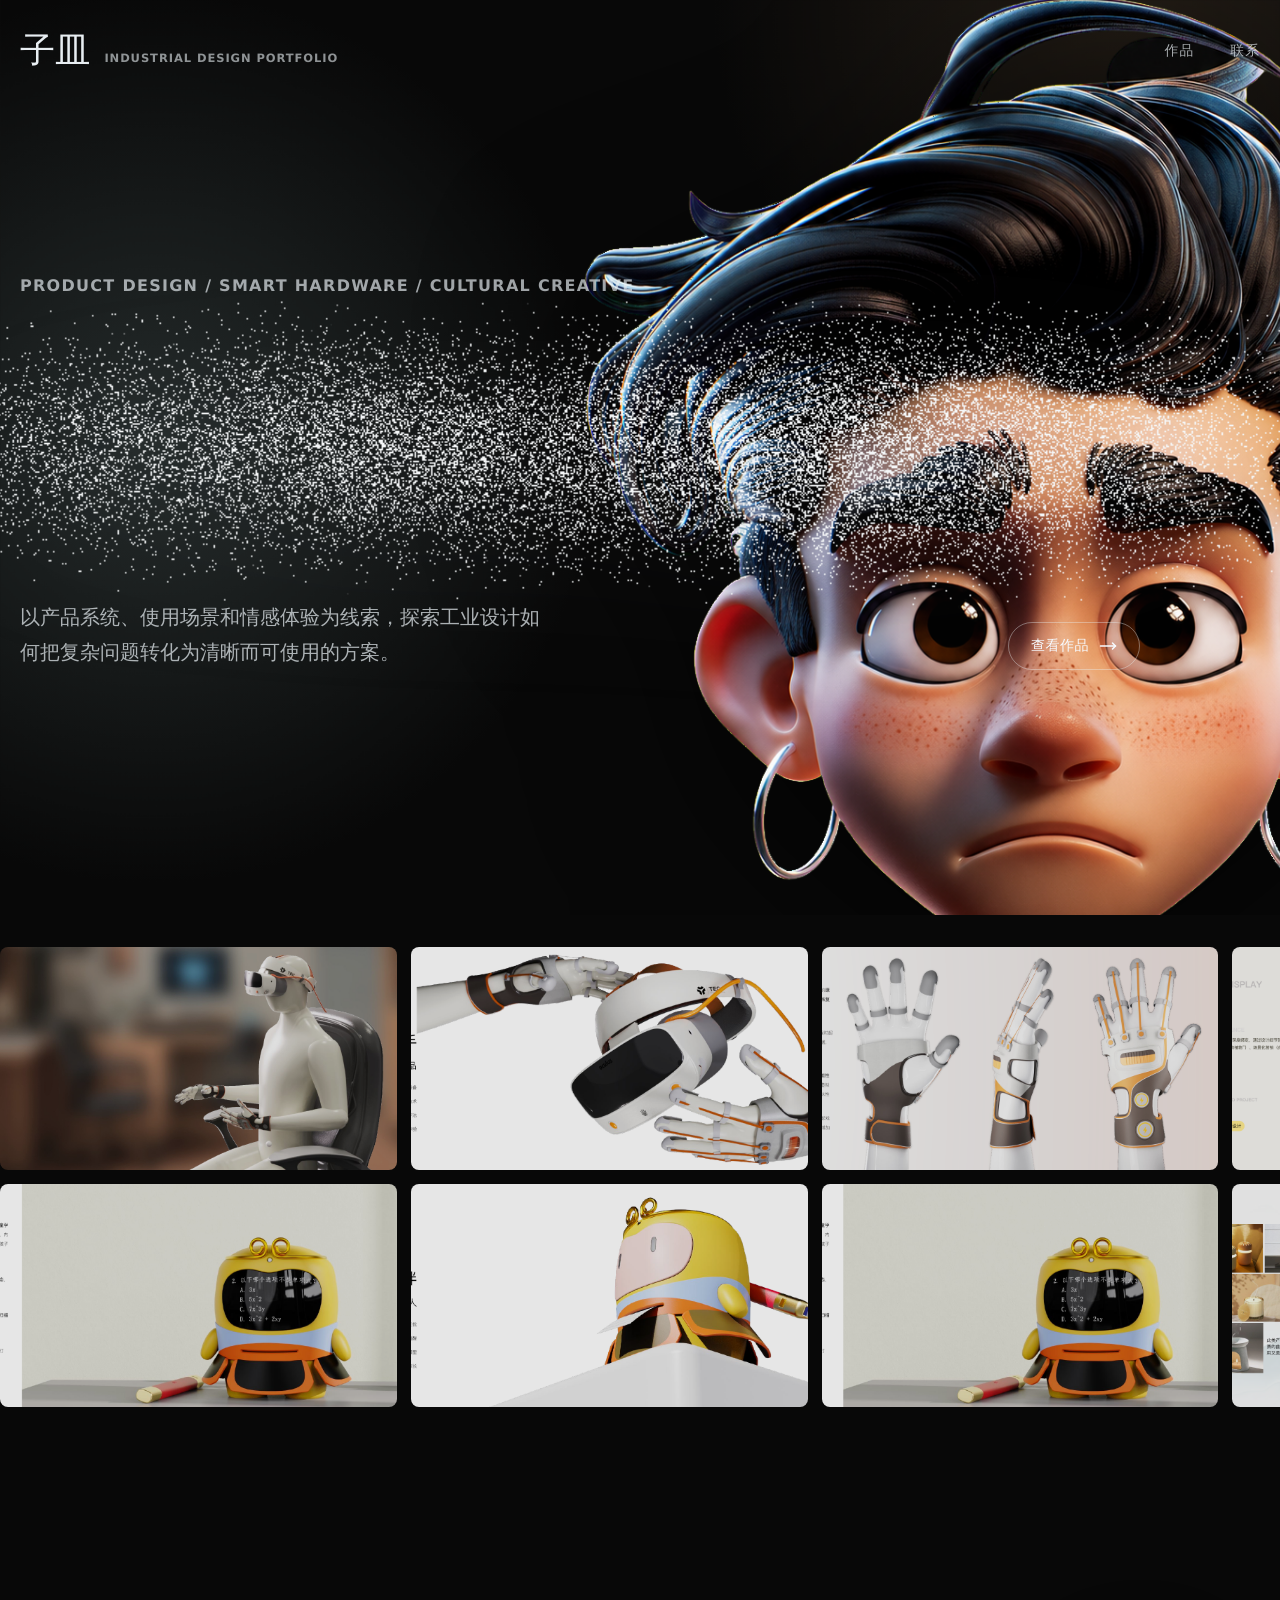
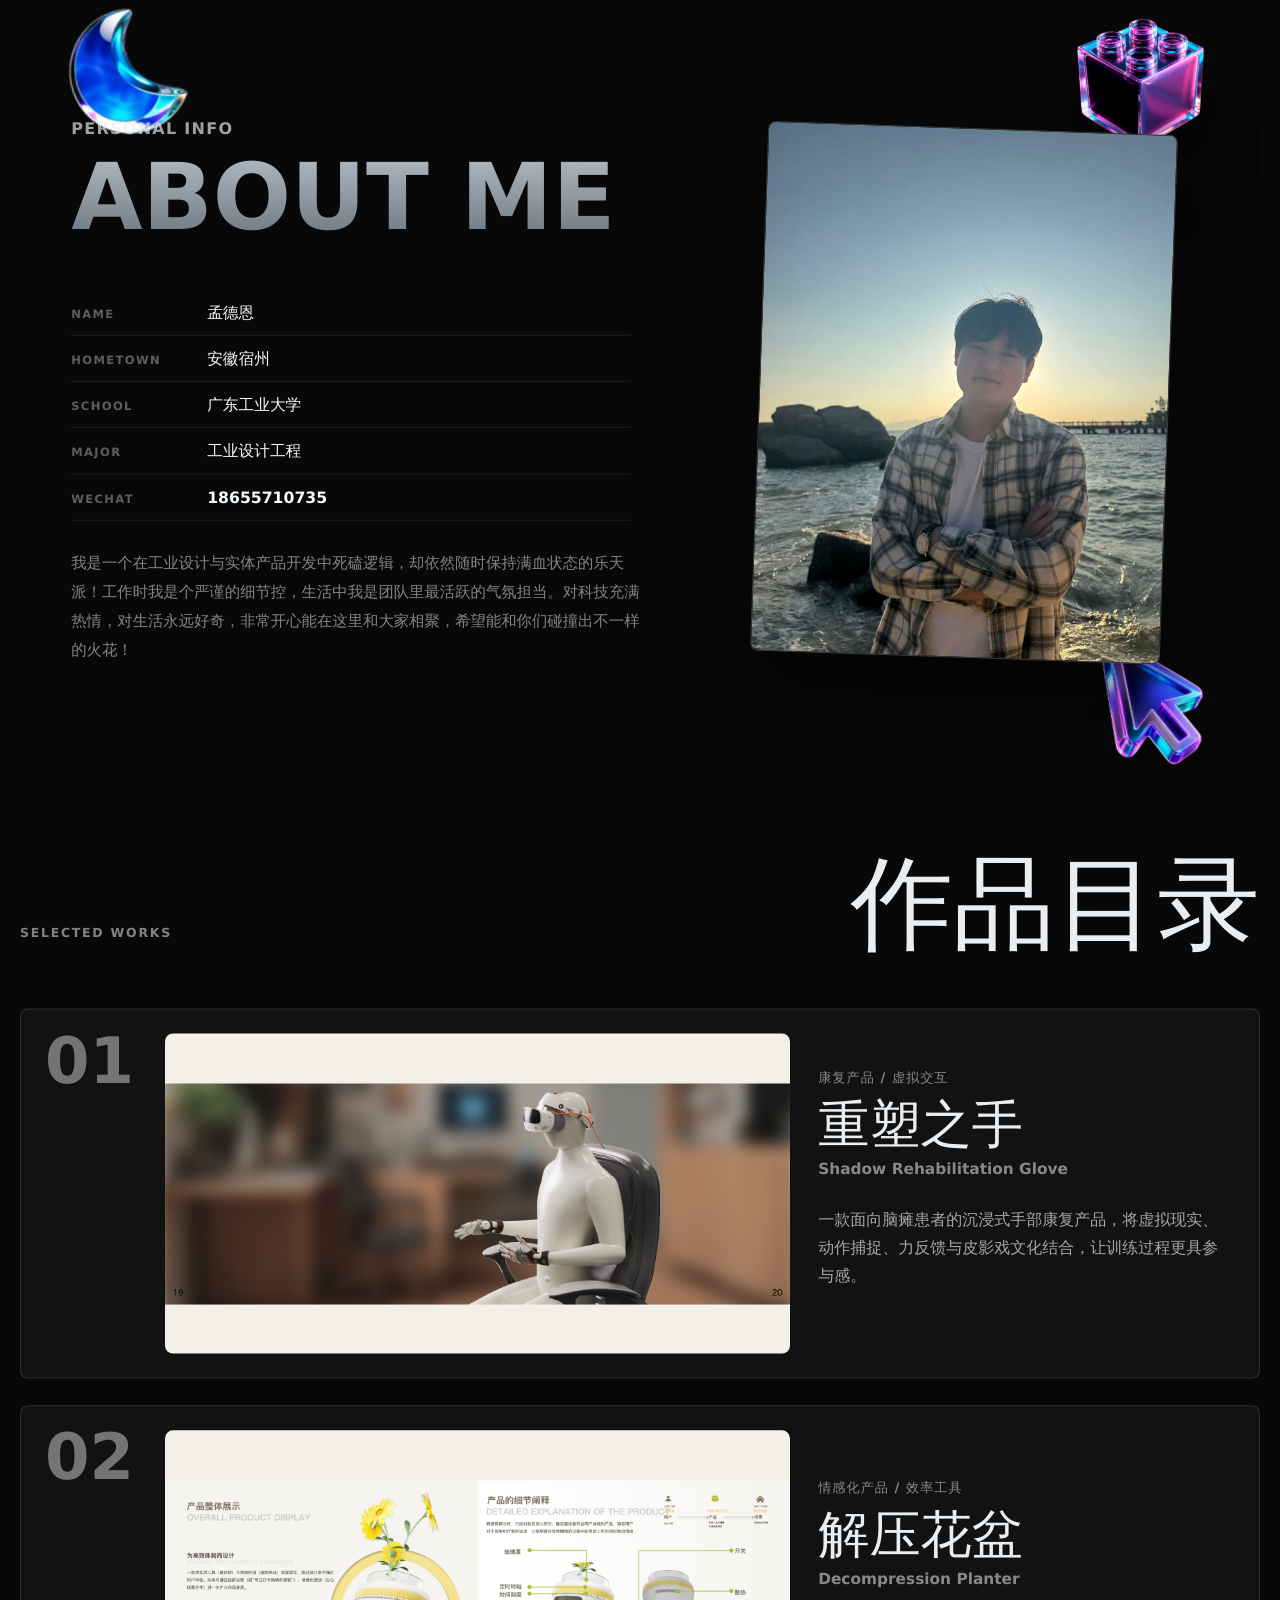
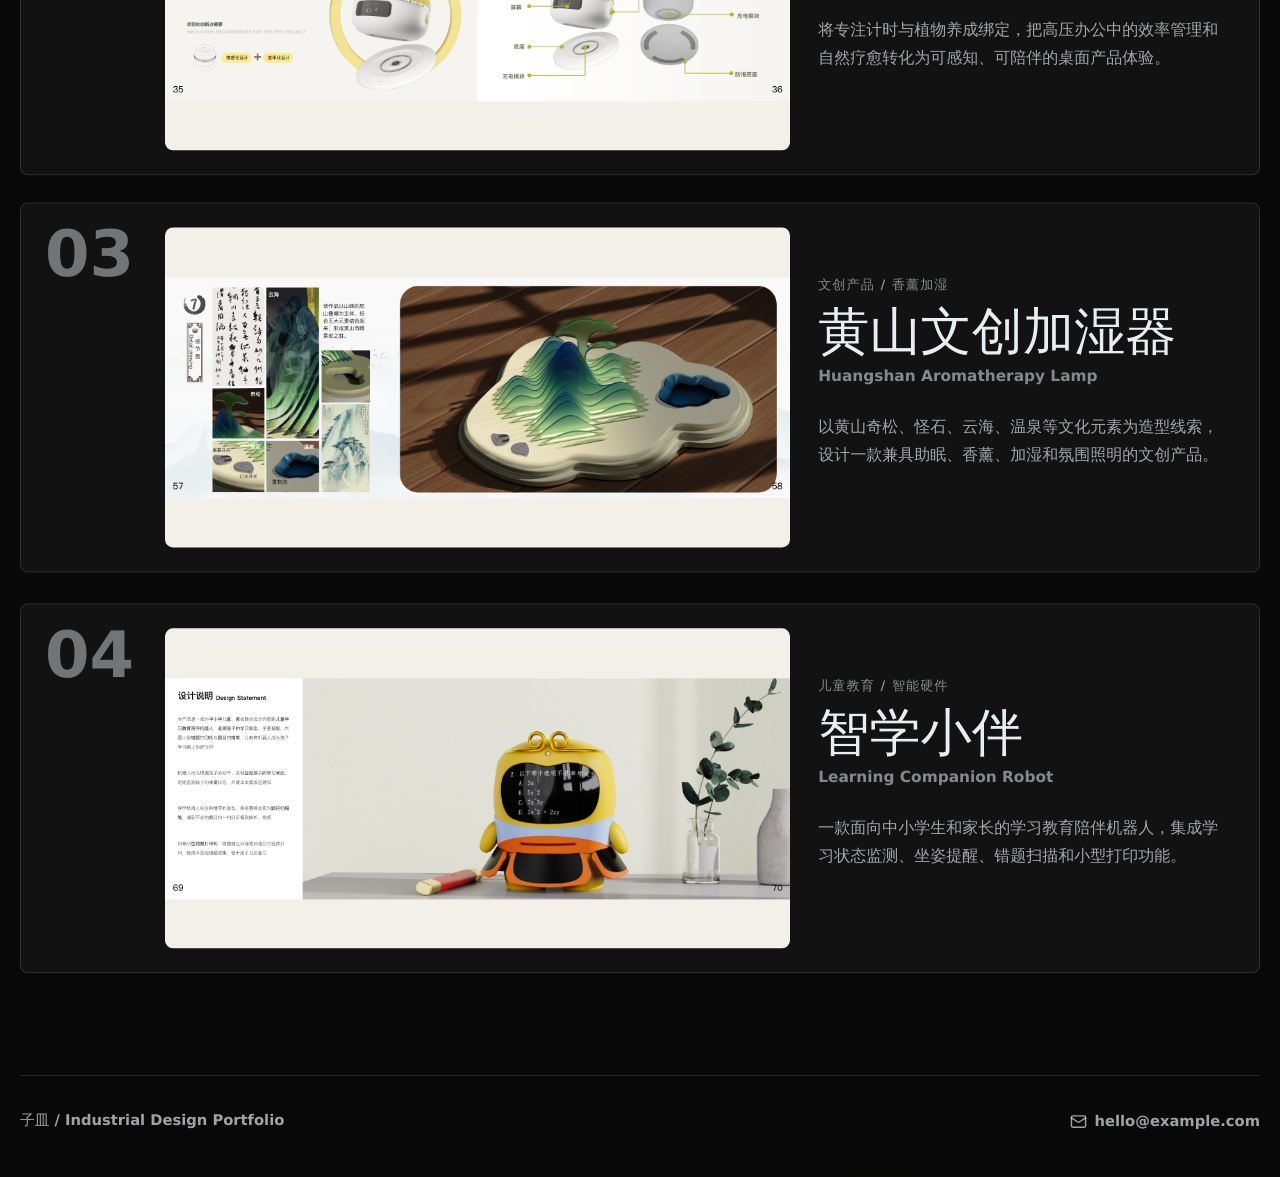
<file: index.html>
<!doctype html>
<html lang="zh-CN">
  <head>
    <meta charset="UTF-8" />
    <meta name="viewport" content="width=device-width, initial-scale=1.0" />
    <meta
      name="description"
      content="子皿的个人工业设计作品网站，展示产品设计、文创设计、智能硬件与服务系统作品。"
    />
    <title>子皿 | Industrial Design Portfolio</title>
    <script type="module" crossorigin src="/assets/index-CsrKPF7D.js"></script>
    <link rel="stylesheet" crossorigin href="/assets/index-lPGxteVs.css">
  </head>
  <body>
    <div id="root"></div>
  </body>
</html>
</file>
<file: assets/index-lPGxteVs.css>
.pixel-trail{--pixel-size: 22px;--pixel-color: #7df9ff;--pixel-opacity: 0;--pixel-scale: .48;--pixel-fade-ms: .78s;position:fixed;inset:0;z-index:1;display:grid;grid-template-columns:repeat(var(--pixel-columns),var(--pixel-size));grid-template-rows:repeat(var(--pixel-rows),var(--pixel-size));width:100vw;height:100vh;overflow:hidden;pointer-events:none;mix-blend-mode:screen;opacity:.82;contain:strict}.pixel-trail__pixel{width:var(--pixel-size);height:var(--pixel-size);background:linear-gradient(135deg,color-mix(in srgb,var(--pixel-color) 74%,#ffffff 26%),var(--pixel-color));opacity:var(--pixel-opacity);transform:scale(var(--pixel-scale));transform-origin:center;box-shadow:0 0 12px color-mix(in srgb,var(--pixel-color) 54%,transparent),0 0 28px color-mix(in srgb,var(--pixel-color) 28%,transparent);transition:transform .18s ease-out;will-change:opacity,transform}.pixel-trail__pixel--active{opacity:var(--pixel-opacity);transform:scale(var(--pixel-scale))}@supports not (color: color-mix(in srgb,#fff 50%,transparent)){.pixel-trail__pixel{background:var(--pixel-color);box-shadow:0 0 12px #7df9ff8a,0 0 28px #7df9ff47}}@media(pointer:coarse),(prefers-reduced-motion:reduce){.pixel-trail{display:none}}:root{color:#e8eef2;background:#080808;font-family:Inter,ui-sans-serif,system-ui,-apple-system,BlinkMacSystemFont,Segoe UI,Microsoft YaHei,PingFang SC,sans-serif;font-synthesis:none;text-rendering:geometricPrecision;-webkit-font-smoothing:antialiased}*{box-sizing:border-box}html{scroll-behavior:smooth}body{margin:0;min-width:320px;overflow-x:hidden}a{color:inherit;text-decoration:none}button,a{-webkit-tap-highlight-color:transparent}img{display:block;max-width:100%}.page{min-height:100vh;overflow-x:clip}.page-dark{background:radial-gradient(circle at 12% 10%,rgba(91,110,110,.34),transparent 28rem),radial-gradient(circle at 88% 0%,rgba(120,94,66,.26),transparent 26rem),#080808;color:#e8eef2}.page-light{background:#f3f0ea;color:#111}.site-header{position:relative;z-index:10;display:flex;align-items:center;justify-content:space-between;width:min(100% - 40px,1440px);margin:0 auto;padding:28px 0}.brand{display:flex;align-items:baseline;gap:14px;font-weight:900;letter-spacing:0;text-transform:uppercase}.brand span{font-size:clamp(1.4rem,3vw,2.2rem)}.brand small{color:#e8eef299;font-size:.72rem;font-weight:700;letter-spacing:.08em}.site-header--light .brand small{color:#1111118c}.nav-links{display:flex;align-items:center;gap:clamp(16px,3vw,36px);font-size:.86rem;font-weight:800;letter-spacing:.08em;text-transform:uppercase}.nav-links a{opacity:.72;transition:opacity .18s ease}.nav-links a:hover{opacity:1}.hero{position:relative;min-height:100svh;padding-bottom:72px;overflow:hidden}.hero-copy{position:relative;z-index:3;display:flex;flex-direction:column;justify-content:center;width:min(100% - 40px,1440px);min-height:calc(100svh - 160px);margin:0 auto;pointer-events:none}.hero-copy a{pointer-events:auto}.eyebrow{margin:0 0 18px;color:#e8eef2ad;font-size:clamp(.75rem,1.5vw,1rem);font-weight:800;letter-spacing:.08em;text-transform:uppercase}.eyebrow.dark{color:#1111118c}.hero h1{display:flex;flex-wrap:wrap;align-items:baseline;gap:0 .18em;width:100%;max-width:100%;margin:0;font-size:clamp(4rem,12.8vw,13rem);font-weight:950;line-height:.9;letter-spacing:0;text-transform:uppercase;background:linear-gradient(180deg,#fff,#9fa9ae);-webkit-background-clip:text;background-clip:text;color:transparent}.hero h1 span{display:inline-block}.hero-title-motion{width:min(100%,780px);height:clamp(195px,19.5vw,270px)}.particle-logo{position:relative;width:min(100%,780px);height:clamp(130px,13vw,180px);cursor:crosshair;pointer-events:auto;touch-action:none;overflow:visible}.particle-logo .slides{display:none}.particle-logo .draw{position:absolute;top:-150%;left:-150%;display:block;width:300%;height:300%;filter:drop-shadow(0 24px 54px rgba(232,238,242,.1));pointer-events:none;transform:scale(1.5);transform-origin:left top;will-change:transform}.particle-logo-fallback{position:absolute;inset:0;display:flex;align-items:center;width:100%;height:100%;color:#f5f8fb;font-size:clamp(3.4rem,8.4vw,7.2rem);font-weight:950;letter-spacing:0;line-height:.9;overflow:hidden;white-space:nowrap;opacity:.92;text-shadow:0 28px 64px rgba(232,238,242,.16);transition:opacity .32s ease}.particle-logo--ready .particle-logo-fallback{opacity:0}.hero-bottom{display:flex;align-items:flex-end;justify-content:space-between;gap:28px;width:min(100%,1120px);margin-top:38px}.hero-bottom p{max-width:520px;margin:0;color:#e8eef2b8;font-size:clamp(1rem,2vw,1.25rem);line-height:1.75}.pill-button,.text-link,.back-link{display:inline-flex;align-items:center;justify-content:center;gap:10px;white-space:nowrap}.pill-button{min-height:48px;padding:0 22px;border:1px solid rgba(232,238,242,.38);border-radius:999px;color:#f7fbff;font-size:.88rem;font-weight:850;letter-spacing:.03em;transition:transform .18s ease,background .18s ease,color .18s ease}.pill-button:hover{background:#e8eef2;color:#080808;transform:translateY(-2px)}.pill-button--dark{width:fit-content;margin-top:24px;border-color:#1111112e;color:#111}.pill-button--dark:hover{background:#111;color:#fff}.interactive-avatar{position:absolute;right:clamp(-500px,-26vw,-180px);bottom:clamp(-300px,-16vw,-120px);z-index:2;width:clamp(880px,92vw,1780px);aspect-ratio:1;cursor:pointer;-webkit-user-select:none;user-select:none;filter:drop-shadow(0 44px 80px rgba(0,0,0,.6))}.interactive-avatar img{width:100%;height:100%;object-fit:contain;pointer-events:none;transition:transform .26s ease,filter .26s ease}.avatar-blink{position:absolute;pointer-events:none;opacity:0;top:55.5%;width:5.8%;height:.95%;border-radius:999px;background:#0f0805eb;box-shadow:0 .2vw .35vw #ffbe9a2e,inset 0 0 .15vw #ffffff2e;transform:scaleX(.72) translateY(.6vw)}.avatar-blink--left{left:40.2%}.avatar-blink--right{left:53.2%}.interactive-avatar:hover img,.interactive-avatar:focus-visible img{animation:avatar-hover-drift 2.4s ease-in-out infinite alternate;filter:saturate(1.06) contrast(1.03)}.interactive-avatar:hover .avatar-blink,.interactive-avatar:focus-visible .avatar-blink{animation:avatar-blink 1.45s ease-in-out infinite}@keyframes avatar-hover-drift{0%{transform:translate3d(-.5%,.4%,0) rotate(-.45deg) scale(1)}to{transform:translate3d(.9%,-1.1%,0) rotate(.55deg) scale(1.015)}}@keyframes avatar-blink{0%,66%,to{opacity:0;transform:scaleX(.72) translateY(.6vw)}72%,82%{opacity:1;transform:scaleX(1) translateY(.6vw)}}.marquee-section{display:flex;flex-direction:column;gap:14px;padding:32px 0 118px;overflow:hidden}.marquee-row{display:flex;gap:14px;width:max-content;will-change:transform}.marquee-row img{width:clamp(260px,31vw,520px);aspect-ratio:16 / 9;border-radius:8px;object-fit:cover;opacity:.9}.marquee-row--forward{animation:marquee-forward 42s linear infinite}.marquee-row--reverse{animation:marquee-reverse 46s linear infinite}@keyframes marquee-forward{0%{transform:translate(-18%)}to{transform:translate(-50%)}}@keyframes marquee-reverse{0%{transform:translate(-50%)}to{transform:translate(-18%)}}.personal-section,.works-section{width:min(100% - 40px,1440px);margin:0 auto}.personal-section{position:relative;display:grid;grid-template-columns:minmax(0,.95fr) minmax(380px,.8fr);gap:clamp(36px,5vw,88px);align-items:center;min-height:900px;padding:clamp(110px,11vw,168px) clamp(18px,4vw,70px);overflow:hidden;isolation:isolate}.section-heading span{display:block;margin-bottom:12px;color:#e8eef28a;font-size:.78rem;font-weight:850;letter-spacing:.14em;text-transform:uppercase}.section-heading h2{max-width:760px;margin:0;font-size:clamp(2.7rem,8vw,8.6rem);font-weight:950;line-height:.92;letter-spacing:0}.section-heading--split{display:flex;align-items:end;justify-content:space-between;gap:24px;margin-bottom:56px}.personal-copy{display:flex;flex-direction:column;justify-content:center;min-height:560px;padding:clamp(14px,2vw,32px) 0;z-index:2}.personal-copy h2{margin:0 0 clamp(32px,4vw,54px);font-size:clamp(3.8rem,7.2vw,8rem);font-weight:950;line-height:.9;letter-spacing:0;white-space:nowrap;background:linear-gradient(180deg,#aeb8c0,#6f7982);-webkit-background-clip:text;background-clip:text;color:transparent}.personal-details{display:grid;grid-template-columns:1fr;gap:0;width:min(100%,560px);margin-bottom:28px}.personal-detail{display:grid;grid-template-columns:118px 1fr;gap:18px;align-items:baseline;min-height:0;padding:12px 0;border-bottom:1px solid rgba(232,238,242,.1);background:transparent}.personal-detail span{color:#e8eef261;font-size:.72rem;font-weight:850;letter-spacing:.12em;text-transform:uppercase}.personal-detail strong{color:#f6fbff;font-size:clamp(.98rem,1.2vw,1.14rem);font-weight:800;line-height:1.35}.personal-bio{max-width:620px;margin:0;color:#e8eef28a;font-size:clamp(.92rem,1.2vw,1.06rem);font-weight:700;line-height:1.9}.personal-corner-icon{position:absolute;z-index:1;display:block;width:clamp(118px,15vw,210px);height:auto;object-fit:contain;filter:drop-shadow(0 28px 34px rgba(0,0,0,.38));transform-origin:center;transition:filter .26s ease,transform .26s ease;will-change:transform}.personal-corner-icon:hover{animation:icon-hop .62s cubic-bezier(.22,1,.36,1);filter:drop-shadow(0 34px 44px rgba(0,0,0,.5))}.personal-corner-icon--moon{top:clamp(28px,5vw,74px);left:clamp(6px,1.5vw,28px);width:clamp(108px,12vw,178px);transform:rotate(-8deg)}.personal-corner-icon--cube{top:clamp(30px,5vw,78px);right:clamp(-8px,2vw,30px)}.personal-corner-icon--smile{bottom:-18px;left:clamp(-18px,1.5vw,24px);width:clamp(122px,16vw,214px);transform:rotate(-9deg)}.personal-corner-icon--cursor{right:clamp(-18px,1.5vw,26px);bottom:clamp(24px,5vw,72px);width:clamp(112px,14vw,190px);transform:rotate(4deg)}.personal-photo-stack{position:relative;z-index:2;min-height:650px}.personal-photo-single{position:relative;z-index:2;display:flex;align-items:center;justify-content:center;min-height:650px}.personal-photo-card{position:absolute;width:clamp(210px,24vw,360px);aspect-ratio:4 / 5.18;margin:0;overflow:hidden;border:1px solid rgba(232,238,242,.18);border-radius:8px;background:#111;box-shadow:0 34px 82px #00000080;transition:transform .36s ease,box-shadow .36s ease,z-index 0ms linear .12s}.personal-photo-card img{width:100%;height:100%;object-fit:cover;object-position:center;filter:saturate(.96) contrast(1.04);transition:transform .42s ease}.personal-photo-card:hover{z-index:7;transform:translate(var(--hover-x, 0),var(--hover-y, 0)) rotate(var(--hover-r, 0deg)) scale(1.055);box-shadow:0 44px 96px #0000009e;transition-delay:0ms}.personal-photo-card:hover img{transform:scale(1.035)}.personal-photo-card--1{top:86px;left:50%;z-index:5;transform:translate(-44%) rotate(1.5deg);--hover-x: -44%;--hover-y: 0;--hover-r: 1.5deg}.personal-photo-card--2{top:42px;left:8%;z-index:3;transform:rotate(-8deg);--hover-r: -8deg}.personal-photo-card--3{top:196px;right:1%;z-index:4;transform:rotate(8deg);--hover-r: 8deg}.personal-photo-card--4{left:18%;bottom:34px;z-index:2;transform:rotate(5deg);--hover-r: 5deg}.personal-photo-card--5{right:14%;bottom:0;z-index:1;transform:rotate(-5deg);--hover-r: -5deg}.personal-photo-card--single{position:relative;z-index:5;width:clamp(300px,32vw,500px);transform:rotate(2deg);--hover-y: -6px;--hover-r: 2deg}@keyframes icon-hop{0%{translate:0 0;scale:1}42%{translate:0 -18px;scale:1.08}68%{translate:0 5px;scale:.98}to{translate:0 0;scale:1}}.works-section{padding-bottom:110px}.work-list{display:flex;flex-direction:column;gap:26px}.project-preview{display:grid;grid-template-columns:92px minmax(0,1.08fr) minmax(320px,.72fr);gap:28px;align-items:stretch;min-height:360px;padding:24px;border:1px solid rgba(232,238,242,.13);border-radius:8px;background:#ffffff0b}.project-index{color:#e8eef273;font-size:clamp(2.8rem,5vw,5.4rem);font-weight:950;line-height:.9}.project-image-link{min-height:320px;overflow:hidden;border-radius:8px;background:#f3f0ea}.project-image-link img{width:100%;height:100%;object-fit:contain;transition:transform .6s ease}.project-preview:hover .project-image-link img{transform:scale(1.04)}.project-info{display:flex;flex-direction:column;align-items:flex-start;justify-content:center;padding-right:8px}.project-info p:first-child{margin:0 0 14px;color:#e8eef28c;font-size:.82rem;font-weight:850;letter-spacing:.08em;text-transform:uppercase}.project-info h3{margin:0;font-size:clamp(2.1rem,4vw,4.6rem);font-weight:950;line-height:.96}.project-info>span{margin-top:10px;color:#e8eef28a;font-size:.96rem;font-weight:750}.project-summary{margin:28px 0 30px;color:#e8eef2ad;font-size:1rem;line-height:1.72}.text-link{color:#f7fbff;font-size:.95rem;font-weight:900}.detail-hero,.detail-overview,.gallery-section{width:min(100% - 40px,1440px);margin:0 auto}.detail-hero{display:grid;grid-template-columns:minmax(280px,.45fr) minmax(0,1fr);gap:42px;align-items:end;padding:36px 0 84px}.detail-title h1{margin:28px 0 12px;font-size:clamp(3.6rem,9vw,9rem);font-weight:950;line-height:.88;letter-spacing:0}.detail-title>span{color:#11111194;font-size:clamp(1.15rem,2vw,1.7rem);font-weight:850}.back-link{color:#111111bd;font-size:.92rem;font-weight:850}.detail-cover{overflow:hidden;border-radius:8px;box-shadow:0 36px 100px #2e282038}.detail-cover img{width:100%;max-height:620px;object-fit:contain;background:#f3f0ea}.detail-overview{display:grid;grid-template-columns:1.1fr 1fr .82fr;gap:18px;padding-bottom:56px}.overview-card{min-height:270px;padding:28px;border:1px solid rgba(17,17,17,.12);border-radius:8px;background:#ffffff6b}.overview-card span{display:block;margin-bottom:20px;color:#1111117a;font-size:.78rem;font-weight:900;letter-spacing:.14em;text-transform:uppercase}.overview-card p{margin:0 0 18px;color:#111111bd;font-size:1rem;line-height:1.78}.overview-card--lead p{color:#111;font-size:clamp(1.25rem,2vw,1.72rem);font-weight:760;line-height:1.45}.tag-list,.section-chip-list{display:flex;flex-wrap:wrap;gap:9px}.tag-list span,.section-chip-list span{display:inline-flex;align-items:center;min-height:34px;padding:0 12px;border:1px solid rgba(17,17,17,.14);border-radius:999px;color:#111111bd;font-size:.84rem;font-weight:780}.gallery-section{display:flex;flex-direction:column;gap:22px;padding-bottom:96px}.gallery-frame{overflow:hidden;border:1px solid rgba(17,17,17,.12);border-radius:8px;background:#fff;box-shadow:0 24px 70px #2e28201a}.gallery-meta{display:flex;align-items:center;justify-content:space-between;gap:18px;padding:16px 18px;border-bottom:1px solid rgba(17,17,17,.08)}.gallery-meta span{color:#11111175;font-size:1.5rem;font-weight:950}.gallery-meta p{margin:0;font-size:.92rem;font-weight:850}.gallery-frame img{width:100%;height:auto}.footer{display:flex;align-items:center;justify-content:space-between;width:min(100% - 40px,1440px);margin:0 auto;padding:36px 0 46px;border-top:1px solid rgba(232,238,242,.13);color:#e8eef2ad}.footer--light{border-top-color:#1111111f;color:#1111119e}.footer p,.footer a{margin:0;font-size:.92rem;font-weight:850}.footer a{display:inline-flex;align-items:center;gap:8px}@media(max-width:1080px){.personal-section,.detail-hero,.detail-overview{grid-template-columns:1fr}.personal-section{min-height:0;padding-top:130px}.personal-copy{min-height:0;width:min(100%,720px)}.personal-photo-stack,.personal-photo-single{min-height:620px;width:min(100%,720px);justify-self:center}.personal-corner-icon--cursor{right:clamp(18px,4vw,54px);bottom:clamp(18px,5vw,80px)}.project-preview{grid-template-columns:72px 1fr}.project-info{grid-column:2;padding:0 0 8px}}@media(max-width:720px){.site-header{width:min(100% - 28px,1440px);padding:20px 0}.brand{flex-direction:column;align-items:flex-start;gap:2px}.brand small{font-size:.62rem}.nav-links{gap:14px;font-size:.74rem}.hero{min-height:auto;padding-bottom:50px}.hero-copy{width:min(100% - 28px,1440px);min-height:76svh}.hero h1{font-size:clamp(3.5rem,18vw,5.6rem);line-height:.95}.hero-bottom{align-items:flex-start;flex-direction:column}.interactive-avatar{right:-270px;bottom:-150px;width:clamp(560px,130vw,740px)}.marquee-section{padding-bottom:70px}.personal-section,.works-section,.detail-hero,.detail-overview,.gallery-section,.footer{width:min(100% - 28px,1440px)}.personal-section{gap:26px;min-height:0;padding:92px 0 86px}.personal-copy,.personal-photo-stack,.personal-photo-single{min-height:0}.personal-copy{padding:0}.personal-copy h2{font-size:clamp(2.6rem,14vw,4.3rem)}.personal-detail{grid-template-columns:92px 1fr;gap:12px;padding:11px 0}.personal-details{grid-template-columns:1fr}.personal-bio{font-size:.9rem}.personal-corner-icon{width:94px;opacity:.86}.personal-corner-icon--moon{top:18px;left:-18px;width:92px}.personal-corner-icon--cube{top:24px;right:-34px;width:112px}.personal-corner-icon--smile{bottom:520px;left:-20px;width:116px}.personal-corner-icon--cursor{right:-14px;bottom:392px;width:102px}.personal-photo-stack,.personal-photo-single{min-height:480px}.personal-photo-card{width:clamp(158px,48vw,238px)}.personal-photo-card--single{width:min(86vw,320px);transform:rotate(1.5deg);--hover-r: 1.5deg}.personal-photo-card--1{top:96px;left:50%}.personal-photo-card--2{top:36px;left:0}.personal-photo-card--3{top:206px;right:0}.personal-photo-card--4{left:6%;bottom:38px}.personal-photo-card--5{right:8%;bottom:0}.section-heading--split{align-items:flex-start;flex-direction:column;margin-bottom:30px}.project-preview{grid-template-columns:1fr;gap:18px;padding:16px;min-height:0}.project-index,.project-info{grid-column:auto}.project-image-link{min-height:210px}.detail-hero{gap:28px;padding-top:24px;padding-bottom:42px}.detail-title h1{font-size:clamp(3.2rem,18vw,5.8rem)}.overview-card{min-height:0;padding:22px}.gallery-section{gap:16px}.gallery-meta{align-items:flex-start;flex-direction:column;gap:4px}.footer{align-items:flex-start;flex-direction:column;gap:14px}}
</file>
